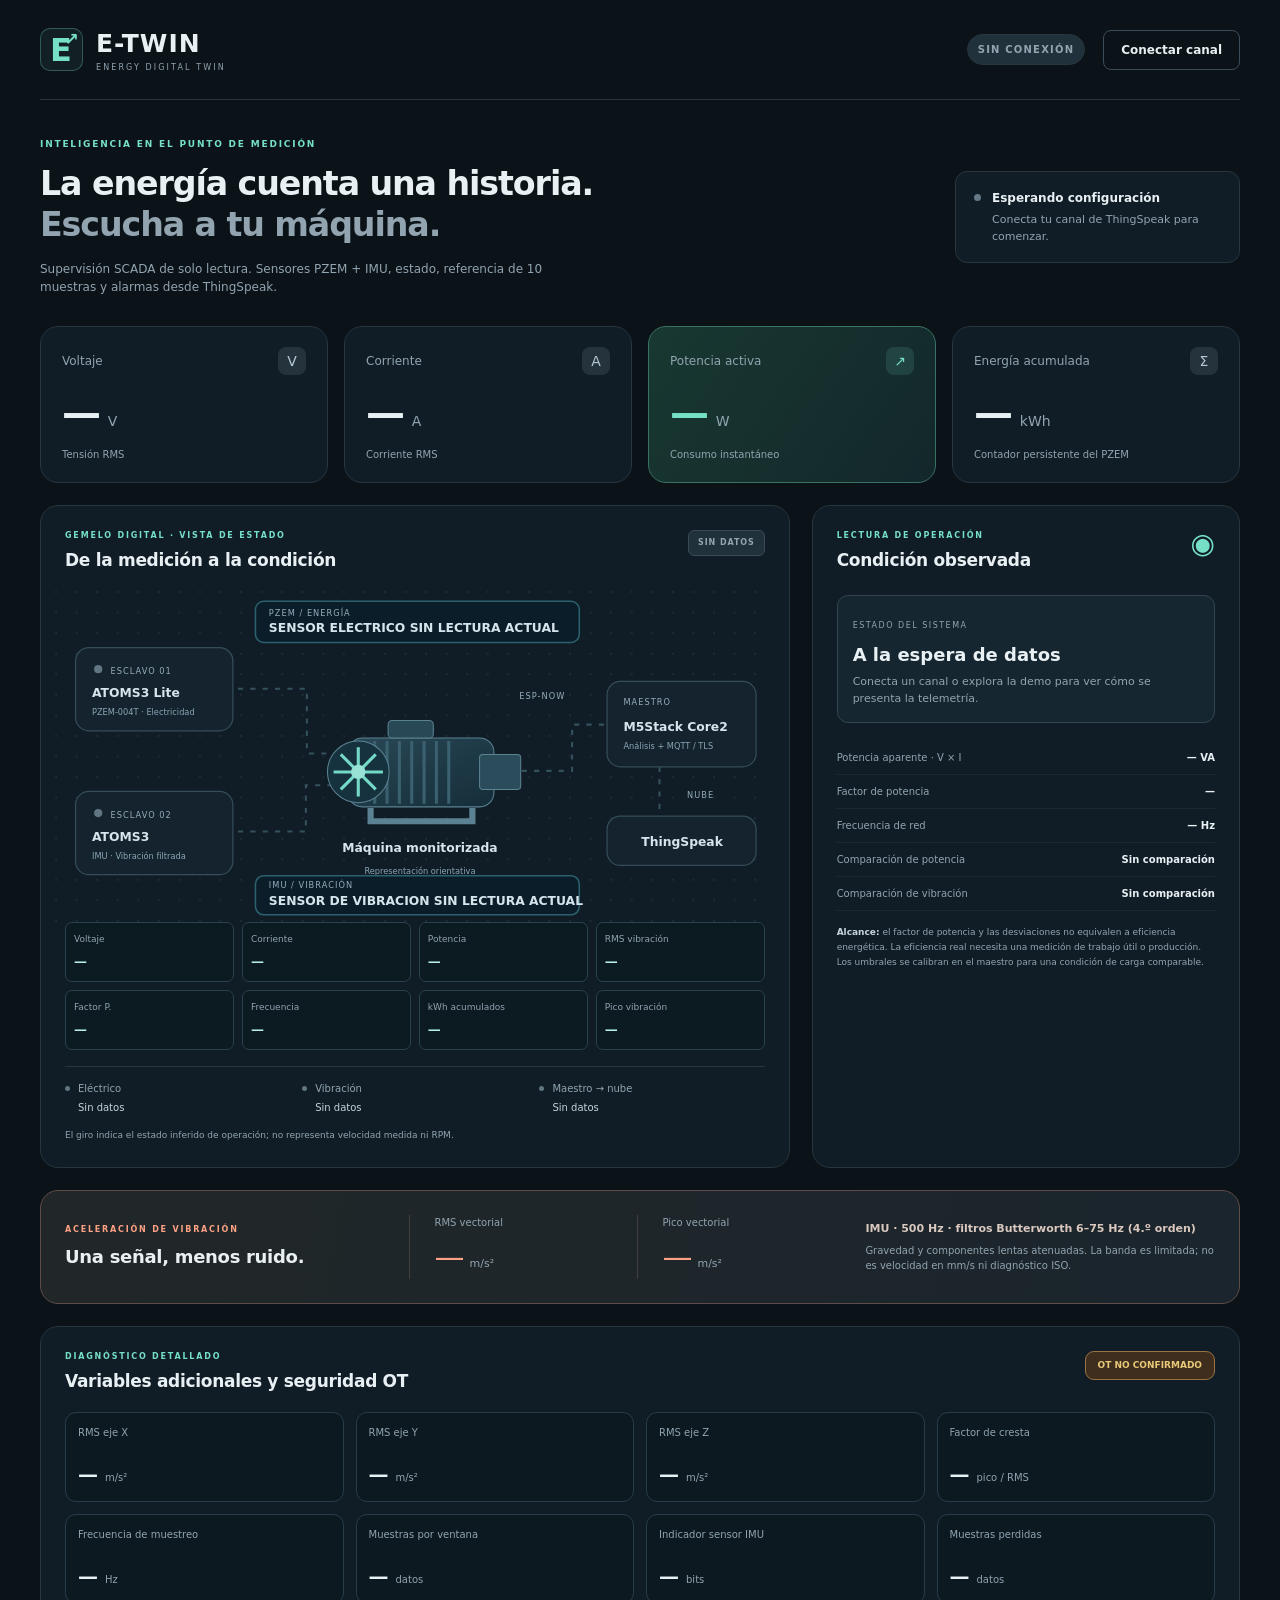
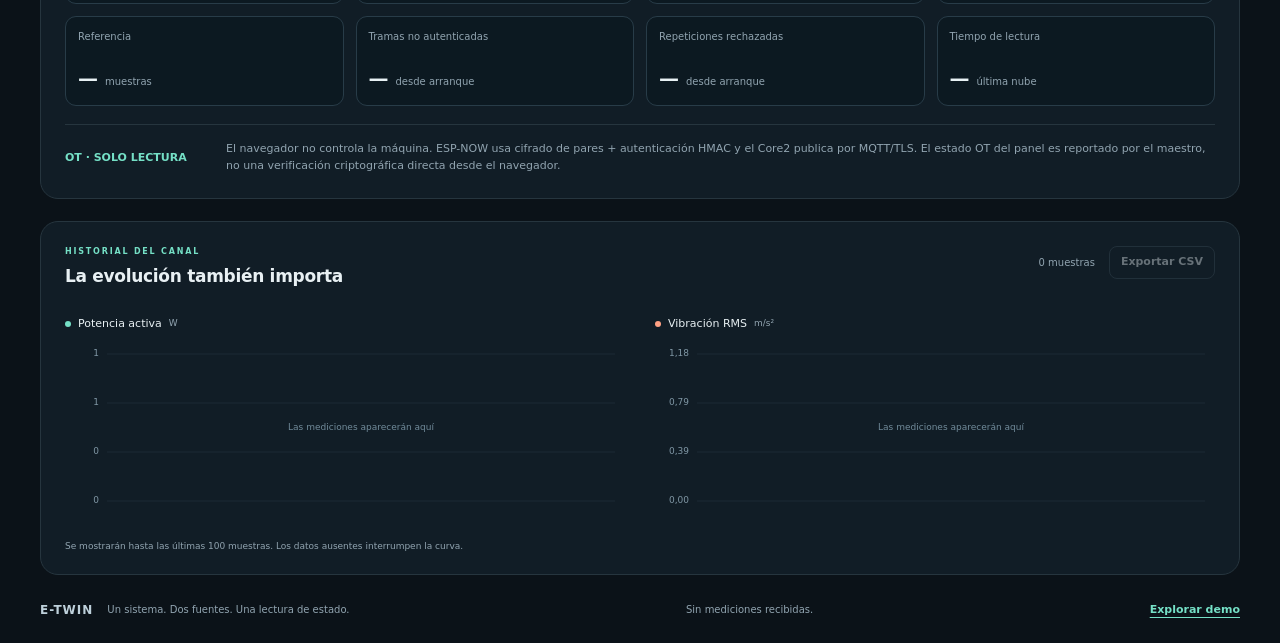
<file: web/index.html>
<!doctype html>
<html lang="es">
<head>
  <meta charset="utf-8">
  <meta name="viewport" content="width=device-width,initial-scale=1">
  <meta name="referrer" content="no-referrer">
  <title>E-TWIN · SCADA OT 2.0</title>
  <style>/* E-TWIN 2.0 — no external assets or libraries. */
:root{color-scheme:dark;--bg:#0b1218;--panel:#111d26;--panel-alt:#13212b;--line:#26353e;--text:#e8f0f3;--muted:#91a4b0;--mint:#75e0c6;--coral:#ffa184;--yellow:#e9c978;--red:#ff8589;--radius:18px;font-family:Inter,ui-sans-serif,system-ui,-apple-system,BlinkMacSystemFont,"Segoe UI",sans-serif;font-synthesis:none}
*{box-sizing:border-box}body{margin:0;background:var(--bg);color:var(--text);line-height:1.5}button,input{font:inherit}button{cursor:pointer}button:disabled{opacity:.4;cursor:default}button:focus-visible,input:focus-visible,a:focus-visible{outline:2px solid var(--mint);outline-offset:4px}button{touch-action:manipulation}a{color:inherit}p,h1,h2,h3{margin:0}svg{display:block;width:100%}[hidden]{display:none!important}.app{max-width:1496px;margin:auto;padding:0 40px 24px}.topbar{height:100px;display:flex;align-items:center;justify-content:space-between;border-bottom:1px solid var(--line);gap:20px}.brand{display:flex;align-items:center;text-decoration:none;gap:13px;font-size:25px;font-weight:760;letter-spacing:1px}.brand-icon{width:43px;height:43px;display:flex;align-items:center;justify-content:center;font-size:32px;line-height:1;border:1px solid #75e0c64d;border-radius:10px;background:#75e0c612;color:var(--mint);position:relative}.brand-icon span{font-size:17px;position:absolute;right:2px;top:2px}.brand small{font-size:8px;display:block;letter-spacing:2.1px;color:var(--muted);font-weight:500}.top-actions{display:flex;align-items:center;gap:18px}.mode-pill{font-size:10px;letter-spacing:1.2px;padding:7px 10px;background:#20313b;border:1px solid var(--line);border-radius:30px;font-weight:750;color:var(--muted)}.mode-pill.live{color:var(--mint);border-color:#75e0c644;background:#75e0c610}.mode-pill.demo{color:var(--coral);border-color:#ffa18444;background:#ffa18410}.button{padding:10px 17px;border-radius:8px;border:1px solid transparent;font-size:12px;font-weight:670;white-space:nowrap}.button.secondary{color:var(--text);border-color:#3b4d58;background:transparent}.button.secondary:hover{background:#1c2d38}.button.primary{background:var(--mint);color:#0b1918}.button.small{padding:7px 11px;font-size:11px}.hero{display:flex;justify-content:space-between;gap:30px;align-items:center;padding:38px 0 30px}.eyebrow{font-size:9px;letter-spacing:1.8px;font-weight:750;color:var(--mint);margin-bottom:11px}h1{font-size:clamp(24px,2.6vw,37px);line-height:1.24;font-weight:570;letter-spacing:-1.1px}h1 span{color:var(--muted)}.hero-copy{font-size:12px;color:var(--muted);max-width:530px;margin-top:15px}.connection-card{display:flex;align-items:flex-start;gap:11px;max-width:285px;padding:17px 18px;background:var(--panel);border-radius:12px;border:1px solid var(--line);font-size:11px}.connection-card strong{font-size:12px;font-weight:650}.connection-card p{color:var(--muted);margin-top:5px;font-size:11px}.connection-dot{width:7px;height:7px;border-radius:50%;background:#657886;flex-shrink:0;margin-top:5px}.connection-dot.online{background:var(--mint);box-shadow:0 0 0 4px #75e0c614}.connection-dot.warning{background:var(--yellow)}.connection-dot.error{background:var(--red)}.notice{padding:12px 17px;border-radius:10px;font-size:12px;margin-bottom:20px;display:flex;flex-wrap:wrap;gap:8px 18px;align-items:center}.demo-notice{background:#ffa18412;border:1px solid #ffa18455;color:#ffc3ad}.notice .text-button{margin-left:auto}.error-notice{color:#f6b1b4;background:#ff858910;border:1px solid #ff858944}.metrics{display:grid;grid-template-columns:repeat(4,minmax(0,1fr));gap:16px;margin-bottom:22px}.metric{padding:20px 21px;background:var(--panel);border:1px solid var(--line);border-radius:var(--radius)}.metric.featured{background:linear-gradient(125deg,#183831,#13272b);border-color:#387363}.metric-top{display:flex;justify-content:space-between;align-items:center;color:var(--muted);font-size:12px}.metric-symbol{width:28px;height:28px;display:grid;place-items:center;border-radius:8px;background:#25333d;color:#b6c8d3;font-size:14px}.featured .metric-symbol{background:#75e0c622;color:var(--mint)}.metric-value{font-size:clamp(25px,3.05vw,43px);font-weight:550;letter-spacing:-1.2px;line-height:1.3;margin:13px 0 8px;white-space:nowrap;font-variant-numeric:tabular-nums}.metric-value small{font-size:14px;color:var(--muted);margin-left:8px;font-weight:450;letter-spacing:0}.featured .metric-value{color:var(--mint)}.metric-note{font-size:10px;color:var(--muted)}.workspace{display:grid;grid-template-columns:minmax(0,1.75fr) minmax(275px,1fr);gap:22px;margin-bottom:22px}.panel{background:var(--panel);border:1px solid var(--line);border-radius:var(--radius);padding:24px}.panel-heading{display:flex;justify-content:space-between;align-items:flex-start;gap:14px}.panel-heading .eyebrow{margin-bottom:6px;font-size:8px}h2{font-size:17px;letter-spacing:-.3px;font-weight:560}.state-chip{white-space:nowrap;font-size:8px;font-weight:750;letter-spacing:.9px;background:#20313b;color:var(--muted);padding:6px 9px;border:1px solid #3a4a55;border-radius:6px}.state-chip.running{color:var(--mint);background:#75e0c612;border-color:#75e0c644}.state-chip.warning{color:var(--coral);background:#ffa18412;border-color:#ffa18444}.twin-drawing{margin:18px -10px 0}.wire{stroke:#34515e;stroke-width:2;fill:none;stroke-dasharray:5 7}.sensor-node rect,.master-node rect,.cloud-node rect{fill:#14232d;stroke:#344d59;stroke-width:1.2}.sensor-node circle{fill:#617683}.svg-small{font:8px ui-sans-serif,system-ui,sans-serif;fill:#95aebc;letter-spacing:1px}.svg-main{font:12px ui-sans-serif,system-ui,sans-serif;fill:#d6e5ec;font-weight:650}.svg-sub{font:8px ui-sans-serif,system-ui,sans-serif;fill:#8aa6b5}.twin-drawing.energy-ok .energy-node circle{fill:var(--mint)}.twin-drawing.vibration-ok .vibration-node circle{fill:var(--coral)}.twin-drawing.energy-ok .energy-wire{stroke:#75e0c6}.twin-drawing.vibration-ok .vibration-wire{stroke:var(--coral)}.twin-drawing.master-ok .master-wire{stroke:var(--mint)}.twin-drawing.machine-running .rotor{transform-box:fill-box;transform-origin:center;animation:rotate 2.8s linear infinite}.twin-drawing.machine-running .motor{filter:drop-shadow(0 0 14px #75e0c612)}@keyframes rotate{to{transform:rotate(360deg)}}.node-statuses{display:grid;grid-template-columns:repeat(3,minmax(0,1fr));gap:12px;padding-top:14px;border-top:1px solid var(--line)}.node-statuses>div{position:relative;padding-left:13px;font-size:10px;color:var(--muted)}.node-statuses strong{display:block;font-size:10px;color:#c4d4dc;font-weight:500;margin-top:4px}.node-indicator{position:absolute;left:0;top:5px;width:5px;height:5px;border-radius:50%;background:#607680}.node-indicator.ok{background:var(--mint)}.node-indicator.bad{background:var(--coral)}.caption{font-size:9px;color:var(--muted);margin-top:14px}.condition-icon{font-size:28px;line-height:1;color:var(--mint)}.assessment{border:1px solid #34454f;border-radius:11px;background:#162630;padding:15px;margin-top:22px}.assessment.warning{border-color:#bc8b5655;background:#382e241f}.assessment.alarm{border-color:#c9656955;background:#58303422}.assessment.good{border-color:#75e0c644;background:#75e0c60a}.assessment-label{font-size:8px;letter-spacing:1.5px;color:var(--muted)}.assessment h3{font-size:18px;font-weight:550;margin:6px 0}.assessment p{font-size:11px;color:var(--muted)}.analysis-list{margin:18px 0 14px;font-size:10px}.analysis-list>div{display:flex;justify-content:space-between;gap:15px;padding:9px 0;border-bottom:1px solid #26353e85}.analysis-list dt{color:var(--muted)}.analysis-list dd{margin:0;font-variant-numeric:tabular-nums;font-weight:600;white-space:nowrap;text-align:right}.technical-note{font-size:9px;color:var(--muted);line-height:1.65}.technical-note strong{color:#c6d5dc}.vibration-strip{display:grid;grid-template-columns:1.1fr .7fr .7fr 1.2fr;align-items:center;gap:24px;border:1px solid #5f4c48;background:linear-gradient(100deg,#212728,#1b252d);border-radius:var(--radius);padding:24px;margin-bottom:22px}.vibration-strip .eyebrow{color:var(--coral);font-size:8px;margin-bottom:7px}.vibration-strip h2{font-size:18px}.vibration-stat{border-left:1px solid #68595277;padding-left:24px}.vibration-stat>span{display:block;font-size:10px;color:var(--muted);margin-bottom:4px}.vibration-stat strong{font-size:30px;font-weight:500;letter-spacing:-1px;color:var(--coral);font-variant-numeric:tabular-nums}.vibration-stat small{font-size:11px;color:var(--muted);margin-left:6px}.vibration-context{font-size:10px;color:var(--muted)}.vibration-context strong{font-size:11px;color:#dac8bf;font-weight:600}.vibration-context p{margin-top:6px}.history-panel{padding-bottom:20px}.chart-actions{display:flex;gap:14px;align-items:center;font-size:10px;color:var(--muted)}.chart-grid{display:grid;grid-template-columns:1fr 1fr;gap:30px;margin-top:26px}.chart-block h3{font-size:11px;font-weight:500;display:flex;align-items:center;gap:7px}.chart-block h3 small{font-size:9px;color:var(--muted);font-weight:400}.legend{width:6px;height:6px;border-radius:50%;display:inline-block}.legend.mint{background:var(--mint)}.legend.coral{background:var(--coral)}.chart-wrap{height:180px;margin-top:14px;position:relative}canvas{width:100%;height:100%;display:block}.footer{display:flex;justify-content:space-between;align-items:center;gap:20px;margin-top:26px;font-size:10px;color:var(--muted)}.footer>div{display:flex;gap:14px;align-items:center}.footer strong{color:#bed0da;font-size:12px;letter-spacing:1px}.text-button{background:none;border:0;padding:0;color:var(--mint);font-size:11px;font-weight:550;text-decoration:underline;text-underline-offset:4px}.demo-notice .text-button{color:var(--coral)}dialog{width:min(490px,calc(100% - 30px));background:#12212c;color:var(--text);border:1px solid #425765;border-radius:18px;padding:28px;max-height:calc(100vh - 40px);overflow:auto;box-shadow:0 30px 100px #0008}dialog::backdrop{background:#030a10b8;backdrop-filter:blur(5px)}.dialog-heading{display:flex;align-items:flex-start;justify-content:space-between;gap:20px}.dialog-heading h2{font-size:22px}.dialog-heading .eyebrow{margin-bottom:6px}.close-button{background:none;color:var(--muted);border:0;font-size:26px;line-height:1;padding:0 4px}.dialog-copy{font-size:12px;color:var(--muted);margin:16px 0 22px}label{display:block;font-size:12px;margin:16px 0 7px}label span{display:block;font-size:10px;color:var(--muted);font-weight:400}input{width:100%;padding:11px 13px;border:1px solid #425764;background:#0c171f;color:var(--text);border-radius:8px;font-size:13px}input::placeholder{color:#67808e}.field-help{font-size:10px;color:var(--muted);margin-top:12px;line-height:1.7}.dialog-actions{display:flex;justify-content:space-between;gap:12px;margin-top:26px}.form-error{font-size:11px;color:var(--red);margin-top:12px}.data-stale .metric-value,.data-stale .vibration-stat strong{opacity:.55}
@media(min-width:1500px){.app{padding-left:32px;padding-right:32px}.hero{padding-top:44px;padding-bottom:35px}.twin-drawing{margin:18px 3px 0}.chart-wrap{height:200px}}
@media(max-width:1050px){.app{padding:0 24px 24px}.workspace{grid-template-columns:minmax(0,1.4fr) minmax(260px,1fr);gap:16px}.panel{padding:18px}.metrics{gap:12px}.metric{padding:16px}.vibration-strip{gap:16px;padding:21px}.vibration-stat{padding-left:16px}.vibration-context{font-size:9px}.node-statuses{gap:7px}.node-statuses>div,.node-statuses strong{font-size:9px}.connection-card{max-width:235px}.topbar{height:86px}}
@media(max-width:800px){.hero{padding:26px 0;align-items:flex-start}.hero-copy{max-width:370px}.connection-card{max-width:210px;margin-top:24px}.workspace{grid-template-columns:1fr}.twin-drawing{max-width:750px;margin:10px auto 0}.condition-panel{display:grid;grid-template-columns:1fr 1fr;column-gap:25px}.condition-panel .panel-heading{grid-column:1/-1}.assessment{margin-top:17px;align-self:start}.analysis-list{margin-top:10px}.technical-note{grid-column:1/-1}.vibration-strip{grid-template-columns:1fr .7fr .7fr}.vibration-context{grid-column:1/-1;border-top:1px solid #68595255;padding-top:13px;display:flex;gap:10px;align-items:center}.vibration-context p{margin:0}.footer>div span{display:none}.metric-value{font-size:29px}.metric-value small{font-size:11px}.metric-top{font-size:10px}.metric-symbol{width:23px;height:23px;font-size:12px}.metrics{gap:10px}.panel-heading .eyebrow{font-size:7px}}
@media(max-width:600px){.app{padding:0 15px 20px}.topbar{height:76px;gap:10px}.brand{font-size:21px;gap:9px}.brand-icon{width:35px;height:35px;font-size:26px}.brand small{font-size:6px;letter-spacing:1.6px}.top-actions{gap:7px}.top-actions .mode-pill{font-size:7px;letter-spacing:.5px;padding:5px 6px}.top-actions .button{padding:8px 9px;font-size:10px}.hero{display:block;padding:24px 0 20px}.hero h1{font-size:28px}.hero .eyebrow{font-size:7px}.hero-copy{font-size:11px}.connection-card{max-width:none;margin-top:18px;padding:11px 14px}.connection-card p{margin-top:2px;font-size:10px}.metrics{grid-template-columns:repeat(2,minmax(0,1fr));gap:10px;margin-bottom:16px}.metric{padding:15px;border-radius:13px}.metric-value{font-size:32px;margin-top:12px}.metric-note{font-size:9px}.workspace{gap:16px;margin-bottom:16px}.panel{padding:17px;border-radius:14px}h2{font-size:15px}.state-chip{font-size:7px;padding:5px 6px}.twin-drawing{margin-left:-12px;margin-right:-12px}.node-statuses{gap:7px}.node-statuses>div,.node-statuses strong{font-size:8px}.condition-panel{display:block}.condition-panel .assessment{margin-top:18px}.analysis-list{font-size:11px}.technical-note{font-size:9px}.vibration-strip{grid-template-columns:1fr 1fr;gap:19px 10px;padding:18px;margin-bottom:16px}.vibration-strip>div:first-child{grid-column:1/-1}.vibration-strip h2{font-size:19px}.vibration-stat{padding-left:13px}.vibration-stat strong{font-size:32px}.vibration-context{display:block;font-size:10px}.vibration-context p{margin-top:4px}.chart-grid{grid-template-columns:1fr;gap:23px;margin-top:22px}.chart-wrap{height:165px}.chart-actions{gap:7px;flex-direction:column;align-items:flex-end}.chart-actions .button{font-size:9px;padding:5px 7px}.history-panel .panel-heading h2{max-width:200px}.caption{font-size:8px}.footer{font-size:8px;gap:10px;flex-wrap:wrap}.footer p{order:3;width:100%}.footer .text-button{margin-left:auto;font-size:10px}.notice{font-size:10px}.notice .text-button{margin-left:0}dialog{padding:22px}.dialog-heading h2{font-size:20px}.dialog-actions .button{font-size:10px;padding:9px 11px}}
@media(prefers-reduced-motion:reduce){.twin-drawing.machine-running .rotor{animation:none}}

/* SCADA 2.0: flujo, indicadores, informacion de sensores y autentificacion OT */
.twin-drawing .instrument{fill:#0b1d29;stroke:#2c6170;stroke-width:1.5}
.twin-drawing .scada-readouts{pointer-events:none}
.energy-particle,.vib-particle{opacity:0}
.twin-drawing.energy-ok .energy-wire,.twin-drawing.vibration-ok .vibration-wire,
.twin-drawing.master-ok .master-wire{stroke-dasharray:7 10;animation:scada-flow 1.4s linear infinite}
.twin-drawing.energy-ok .energy-particle{opacity:.9;animation:flow-electric 2.8s ease-in-out infinite alternate}
.twin-drawing.vibration-ok .vib-particle{opacity:.85;animation:flow-vibration 2.4s ease-in-out infinite alternate}
.twin-drawing.machine-alarm .motor{animation:motor-alarm .7s ease-in-out infinite alternate}
.twin-drawing.machine-running .motor{filter:drop-shadow(0 0 16px #75e0c636)}
@keyframes scada-flow{to{stroke-dashoffset:-34}}
@keyframes flow-electric{to{transform:translate(112px,65px)}}
@keyframes flow-vibration{to{transform:translate(112px,-60px)}}
@keyframes motor-alarm{to{filter:drop-shadow(0 0 14px #ff8589a6)}}
.scada-live-board{display:grid;grid-template-columns:repeat(4,minmax(0,1fr));gap:8px;margin:0 0 16px}
.scada-live-board>div{background:#0c1a22;border:1px solid #29434d;border-radius:7px;padding:10px 8px;min-width:0}
.scada-live-board span{display:block;font-size:9px;color:var(--muted);margin-bottom:5px}
.scada-live-board strong{display:block;font-size:13px;color:#b7f0e4;font-variant-numeric:tabular-nums;white-space:nowrap;overflow:hidden;text-overflow:ellipsis}
.telemetry-panel{margin:0 0 22px}
.telemetry-grid{display:grid;grid-template-columns:repeat(4,minmax(0,1fr));gap:12px;margin-top:18px}
.telemetry-grid>div{background:#0c1921;border:1px solid #283c48;border-radius:11px;padding:12px}
.telemetry-grid span{display:block;color:var(--muted);font-size:10px;min-height:29px}
.telemetry-grid strong{display:inline-block;color:#e8f1f4;font-size:20px;font-variant-numeric:tabular-nums;font-weight:600;margin-top:5px}
.telemetry-grid small{display:inline-block;color:var(--muted);font-size:10px;margin-left:7px}
.security-pill{background:#3f2d1d;color:#e9c978;border:1px solid #9a7345;border-radius:9px;padding:7px 12px;font-size:9px;font-weight:700}
.security-pill.protected{background:#153a31;color:#8ee8cf;border-color:#2b7461}
.ot-policy{display:flex;gap:18px;align-items:center;border-top:1px solid var(--line);margin-top:18px;padding-top:16px;font-size:11px;color:var(--muted)}
.ot-policy strong{color:var(--mint);min-width:143px}
@media(max-width:1000px){.telemetry-grid{grid-template-columns:repeat(3,minmax(0,1fr))}}
@media(max-width:700px){.scada-live-board{grid-template-columns:repeat(2,minmax(0,1fr))}.telemetry-grid{grid-template-columns:repeat(2,minmax(0,1fr))}.ot-policy{display:block}.ot-policy strong{display:block;margin-bottom:9px}.scada-live-board strong{font-size:12px}}
@media(max-width:370px){.telemetry-grid{grid-template-columns:1fr}}
@media(prefers-reduced-motion:reduce){.twin-drawing .wire,.energy-particle,.vib-particle,.twin-drawing.machine-alarm .motor{animation:none!important}}
</style>
</head>
<body>
<main class="app">
  <header class="topbar">
    <a class="brand" href="#inicio" aria-label="E-TWIN inicio"><span class="brand-icon" aria-hidden="true">E<span>↗</span></span><span>E-TWIN<small>ENERGY DIGITAL TWIN</small></span></a>
    <div class="top-actions"><span class="mode-pill" id="mode-pill">SIN CONEXIÓN</span><button class="button secondary" id="configure-button" type="button">Conectar canal</button></div>
  </header>

  <section class="hero" id="inicio">
    <div><p class="eyebrow">INTELIGENCIA EN EL PUNTO DE MEDICIÓN</p><h1>La energía cuenta una historia.<br><span>Escucha a tu máquina.</span></h1><p class="hero-copy">Supervisión SCADA de solo lectura. Sensores PZEM + IMU, estado, referencia de 10 muestras y alarmas desde ThingSpeak.</p></div>
    <div class="connection-card"><span class="connection-dot" id="connection-dot"></span><div><strong id="connection-title">Esperando configuración</strong><p id="connection-detail">Conecta tu canal de ThingSpeak para comenzar.</p></div></div>
  </section>

  <section id="demo-notice" class="notice demo-notice" hidden><strong>DEMOSTRACIÓN · DATOS SIMULADOS</strong><span>Esta vista no representa mediciones de tus equipos.</span><button type="button" id="stop-demo" class="text-button">Salir de la demo</button></section>
  <section id="error-notice" class="notice error-notice" role="status" hidden></section>

  <section class="metrics" aria-label="Mediciones eléctricas principales">
    <article class="metric"><div class="metric-top"><span>Voltaje</span><span class="metric-symbol">V</span></div><p class="metric-value"><span id="voltage-value">—</span><small>V</small></p><p class="metric-note">Tensión RMS</p></article>
    <article class="metric"><div class="metric-top"><span>Corriente</span><span class="metric-symbol">A</span></div><p class="metric-value"><span id="current-value">—</span><small>A</small></p><p class="metric-note">Corriente RMS</p></article>
    <article class="metric featured"><div class="metric-top"><span>Potencia activa</span><span class="metric-symbol">↗</span></div><p class="metric-value"><span id="power-value">—</span><small>W</small></p><p class="metric-note">Consumo instantáneo</p></article>
    <article class="metric"><div class="metric-top"><span>Energía acumulada</span><span class="metric-symbol">Σ</span></div><p class="metric-value"><span id="energy-value">—</span><small>kWh</small></p><p class="metric-note">Contador persistente del PZEM</p></article>
  </section>

  <section class="workspace">
    <article class="panel twin-panel">
      <div class="panel-heading"><div><p class="eyebrow">GEMELO DIGITAL · VISTA DE ESTADO</p><h2>De la medición a la condición</h2></div><span class="state-chip" id="machine-state">SIN DATOS</span></div>
      <div class="twin-drawing" id="twin-drawing">
        <svg viewBox="0 0 700 322" role="img" aria-labelledby="twin-title twin-desc">
          <title id="twin-title">Sistema E-TWIN</title><desc id="twin-desc">El sensor eléctrico y el sensor de vibración observan una máquina. El maestro Core2 recibe ambos por ESP-NOW y publica la telemetría en ThingSpeak.</desc>
          <defs><linearGradient id="motor-gradient" x1="0" y1="0" x2="1" y2="1"><stop offset="0" stop-color="#294856"/><stop offset="1" stop-color="#152d39"/></linearGradient><pattern id="dot-grid" width="20" height="20" patternUnits="userSpaceOnUse"><circle cx="1" cy="1" r="1" fill="#31414b"/></pattern></defs>
          <rect width="700" height="322" fill="url(#dot-grid)" opacity=".5"/>
          <path d="M166 95 H245 V158 H290" class="wire energy-wire"/>
          <path d="M166 234 H244 V189 H290" class="wire vibration-wire"/>
          <path d="M430 175 H503 V130 H542" class="wire master-wire"/>
          <path d="M588 171 V219" class="wire master-wire"/>
          <g class="sensor-node energy-node"><rect x="20" y="55" width="153" height="81" rx="13"/><circle cx="42" cy="76" r="4"/><text x="54" y="81" class="svg-small">ESCLAVO 01</text><text x="36" y="103" class="svg-main">ATOMS3 Lite</text><text x="36" y="121" class="svg-sub">PZEM-004T · Electricidad</text></g>
          <g class="sensor-node vibration-node"><rect x="20" y="195" width="153" height="81" rx="13"/><circle cx="42" cy="216" r="4"/><text x="54" y="221" class="svg-small">ESCLAVO 02</text><text x="36" y="243" class="svg-main">ATOMS3</text><text x="36" y="261" class="svg-sub">IMU · Vibración filtrada</text></g>
          <g class="motor"><rect x="285" y="143" width="142" height="67" rx="14" fill="url(#motor-gradient)" stroke="#5a8292"/><rect x="413" y="159" width="40" height="34" rx="3" fill="#2b4c5b" stroke="#5a8292"/><path d="M311 146 V207 M323 146 V207 M335 146 V207 M347 146 V207 M359 146 V207 M371 146 V207 M383 146 V207" stroke="#3b6171" stroke-width="3"/><circle cx="295" cy="176" r="30" fill="#17323f" stroke="#5a8292"/><g class="rotor"><path d="M295 152 V200 M271 176 H319 M278 159 L312 193 M278 193 L312 159" stroke="#72dac7" stroke-width="3"/><circle cx="295" cy="176" r="7" fill="#98e2d5"/></g><path d="M307 211 V224 H406 V211" fill="none" stroke="#5a8292" stroke-width="6"/><rect x="324" y="126" width="44" height="17" rx="4" fill="#294856" stroke="#5a8292"/><text x="355" y="254" text-anchor="middle" class="svg-main">Máquina monitorizada</text><text x="355" y="275" text-anchor="middle" class="svg-sub">Representación orientativa</text></g>
          <g class="master-node"><rect x="537" y="88" width="145" height="83" rx="13"/><text x="553" y="111" class="svg-small">MAESTRO</text><text x="553" y="136" class="svg-main">M5Stack Core2</text><text x="553" y="154" class="svg-sub">Análisis + MQTT / TLS</text></g>
          <g class="cloud-node"><rect x="537" y="219" width="145" height="48" rx="13"/><text x="610" y="248" text-anchor="middle" class="svg-main">ThingSpeak</text></g>
          <text x="474" y="105" text-anchor="middle" class="svg-small">ESP-NOW</text><text x="628" y="201" text-anchor="middle" class="svg-small">NUBE</text>
          <g class="scada-readouts">
            <rect x="195" y="10" width="315" height="40" rx="8" class="instrument"/>
            <text x="208" y="24" class="svg-small">PZEM / ENERGÍA</text>
            <text x="208" y="40" class="svg-main" id="scada-electric-line">— V  ·  — A  ·  — W</text>
            <rect x="195" y="277" width="315" height="38" rx="8" class="instrument"/>
            <text x="208" y="289" class="svg-small">IMU / VIBRACIÓN</text>
            <text x="208" y="305" class="svg-main" id="scada-vibration-line">— RMS  ·  — pico</text>
          </g>
          <g class="energy-particle"><circle r="5" cx="175" cy="95" fill="#7de1c7"/></g>
          <g class="vib-particle"><circle r="5" cx="175" cy="234" fill="#ffa184"/></g>
        </svg>
      </div>
      <div class="scada-live-board" aria-label="Lecturas instantáneas en el proceso">
        <div><span>Voltaje</span><strong id="scada-voltage">—</strong></div>
        <div><span>Corriente</span><strong id="scada-current">—</strong></div>
        <div><span>Potencia</span><strong id="scada-power">—</strong></div>
        <div><span>RMS vibración</span><strong id="scada-rms">—</strong></div>
        <div><span>Factor P.</span><strong id="scada-pf">—</strong></div>
        <div><span>Frecuencia</span><strong id="scada-hz">—</strong></div>
        <div><span>kWh acumulados</span><strong id="scada-kwh">—</strong></div>
        <div><span>Pico vibración</span><strong id="scada-peak">—</strong></div>
      </div>
      <div class="node-statuses"><div><span class="node-indicator" id="energy-indicator"></span><span>Eléctrico</span><strong id="energy-status">Sin datos</strong></div><div><span class="node-indicator" id="vibration-indicator"></span><span>Vibración</span><strong id="vibration-status">Sin datos</strong></div><div><span class="node-indicator" id="master-indicator"></span><span>Maestro → nube</span><strong id="master-status">Sin datos</strong></div></div>
      <p class="caption">El giro indica el estado inferido de operación; no representa velocidad medida ni RPM.</p>
    </article>

    <article class="panel condition-panel"><div class="panel-heading"><div><p class="eyebrow">LECTURA DE OPERACIÓN</p><h2>Condición observada</h2></div><span class="condition-icon" aria-hidden="true">◉</span></div>
      <div class="assessment" id="assessment"><span class="assessment-label">ESTADO DEL SISTEMA</span><h3 id="assessment-title">A la espera de datos</h3><p id="assessment-copy">Conecta un canal o explora la demo para ver cómo se presenta la telemetría.</p></div>
      <dl class="analysis-list"><div><dt>Potencia aparente · V × I</dt><dd id="apparent-value">— VA</dd></div><div><dt>Factor de potencia</dt><dd id="pf-value">—</dd></div><div><dt>Frecuencia de red</dt><dd id="frequency-value">— Hz</dd></div><div><dt>Comparación de potencia</dt><dd id="relative-power-value">—</dd></div><div><dt>Comparación de vibración</dt><dd id="relative-vibration-value">—</dd></div></dl>
      <p class="technical-note"><strong>Alcance:</strong> el factor de potencia y las desviaciones no equivalen a eficiencia energética. La eficiencia real necesita una medición de trabajo útil o producción. Los umbrales se calibran en el maestro para una condición de carga comparable.</p>
    </article>
  </section>

  <section class="vibration-strip" aria-label="Vibración filtrada"><div><p class="eyebrow">ACELERACIÓN DE VIBRACIÓN</p><h2>Una señal, menos ruido.</h2></div><div class="vibration-stat"><span>RMS vectorial</span><strong id="vib-rms-value">—</strong><small>m/s²</small></div><div class="vibration-stat"><span>Pico vectorial</span><strong id="vib-peak-value">—</strong><small>m/s²</small></div><div class="vibration-context"><strong>IMU · 500 Hz · filtros Butterworth 6–75 Hz (4.º orden)</strong><p>Gravedad y componentes lentas atenuadas. La banda es limitada; no es velocidad en mm/s ni diagnóstico ISO.</p></div></section>

  <section class="panel telemetry-panel" aria-label="Diagnóstico y medidas complementarias">
    <div class="panel-heading"><div><p class="eyebrow">DIAGNÓSTICO DETALLADO</p><h2>Variables adicionales y seguridad OT</h2></div><span class="security-pill" id="security-status">SIN DATOS OT</span></div>
    <div class="telemetry-grid">
      <div><span>RMS eje X</span><strong id="axis-x">—</strong><small>m/s²</small></div>
      <div><span>RMS eje Y</span><strong id="axis-y">—</strong><small>m/s²</small></div>
      <div><span>RMS eje Z</span><strong id="axis-z">—</strong><small>m/s²</small></div>
      <div><span>Factor de cresta</span><strong id="crest-value">—</strong><small>pico / RMS</small></div>
      <div><span>Frecuencia de muestreo</span><strong id="sample-rate">—</strong><small>Hz</small></div>
      <div><span>Muestras por ventana</span><strong id="window-samples">—</strong><small>datos</small></div>
      <div><span>Indicador sensor IMU</span><strong id="vib-flags">—</strong><small>bits</small></div>
      <div><span>Muestras perdidas</span><strong id="missed-samples">—</strong><small>datos</small></div>
      <div><span>Referencia</span><strong id="reference-progress">—</strong><small>muestras</small></div>
      <div><span>Tramas no autenticadas</span><strong id="rejected-auth">—</strong><small>desde arranque</small></div>
      <div><span>Repeticiones rechazadas</span><strong id="rejected-replay">—</strong><small>desde arranque</small></div>
      <div><span>Tiempo de lectura</span><strong id="data-lag">—</strong><small>última nube</small></div>
    </div>
    <div class="ot-policy"><strong>OT · SOLO LECTURA</strong><span>El navegador no controla la máquina. ESP-NOW usa cifrado de pares + autenticación HMAC y el Core2 publica por MQTT/TLS. El estado OT del panel es reportado por el maestro, no una verificación criptográfica directa desde el navegador.</span></div>
  </section>

  <section class="panel history-panel"><div class="panel-heading"><div><p class="eyebrow">HISTORIAL DEL CANAL</p><h2>La evolución también importa</h2></div><div class="chart-actions"><span id="history-count">0 muestras</span><button class="button secondary small" id="export-button" type="button" disabled>Exportar CSV</button></div></div><div class="chart-grid"><div class="chart-block"><h3><span class="legend mint"></span>Potencia activa <small>W</small></h3><div class="chart-wrap"><canvas id="power-chart" aria-label="Histórico de potencia activa en vatios" role="img"></canvas></div></div><div class="chart-block"><h3><span class="legend coral"></span>Vibración RMS <small>m/s²</small></h3><div class="chart-wrap"><canvas id="vibration-chart" aria-label="Histórico de aceleración RMS de vibración" role="img"></canvas></div></div></div><p class="caption" id="history-caption">Se mostrarán hasta las últimas 100 muestras. Los datos ausentes interrumpen la curva.</p></section>

  <footer class="footer"><div><strong>E-TWIN</strong><span>Un sistema. Dos fuentes. Una lectura de estado.</span></div><p id="last-update">Sin mediciones recibidas.</p><button type="button" class="text-button" id="demo-button">Explorar demo</button></footer>
</main>

<dialog id="config-dialog" aria-labelledby="config-title"><form id="config-form"><div class="dialog-heading"><div><p class="eyebrow">ORIGEN DE LOS DATOS</p><h2 id="config-title">Conectar a ThingSpeak</h2></div><button class="close-button" id="close-dialog" type="button" aria-label="Cerrar configuración">×</button></div><p class="dialog-copy">Introduce el canal que recibe las publicaciones MQTT del Core2.</p><label for="channel-input">Channel ID</label><input id="channel-input" name="channel" type="text" inputmode="numeric" pattern="[1-9][0-9]*" placeholder="Ej. 1234567" required autocomplete="off"><label for="key-input">Read API Key <span>Solo si el canal es privado</span></label><input id="key-input" name="key" type="password" placeholder="Clave de lectura del canal" autocomplete="off" spellcheck="false"><p class="field-help">La clave de lectura se conserva únicamente en memoria hasta cerrar o recargar esta página. No introduzcas claves de escritura ni credenciales MQTT.</p><p class="field-help">Consulta cada 20 segundos. La vista identifica como antigua una muestra con más de 65 segundos. Los datos de nube son instantáneas del último intervalo publicado.</p><div class="form-error" id="form-error" role="alert"></div><div class="dialog-actions"><button class="button secondary" id="reset-button" type="button">Borrar configuración</button><button class="button primary" type="submit">Conectar canal</button></div></form></dialog>
<script>/* E-TWIN 2.0 OT. Contrato: docs/DATA_CONTRACT.md.
 * Pegar este archivo completo en JavaScript del plugin.
 * No almacena claves. No publica ni escribe datos en ThingSpeak.
 * Estado de nube = instantánea. e/v son validez al publicar, no un latido actual.
 */
(function () {
  "use strict";

  const POLL_MS = 20000;
  const STALE_MS = 65000;
  const MAX_GAP_MS = 32000;
  const STATES = Object.freeze({ WAIT: "SIN LECTURA", STOP: "BAJO UMBRAL", RUN: "OPERANDO", WARN: "ADVERTENCIA", ALARM: "ALARMA", PARTIAL: "PARCIAL", BASE: "REFERENCIA" });
  const KEYS = new Set(["ver", "state", "e", "v", "ea", "va", "alarm", "ref", "dp", "vr", "boot", "seq", "vf", "run", "ot", "rc", "ct", "vx", "vy", "vz", "cf", "fs", "ns", "mi", "rj", "rp"]);

  function finiteNumber(value) {
    if (typeof value === "number") return Number.isFinite(value) ? value : null;
    if (typeof value !== "string" || !/^[+-]?(?:\d+(?:\.\d*)?|\.\d+)(?:e[+-]?\d+)?$/i.test(value.trim())) return null;
    const parsed = Number(value);
    return Number.isFinite(parsed) ? parsed : null;
  }

  function parseStatus(raw) {
    const out = Object.create(null);
    if (typeof raw !== "string" || raw.length > 1024) return out;
    for (const part of raw.split(";")) {
      const split = part.indexOf("=");
      if (split <= 0) continue;
      const key = part.slice(0, split).trim();
      const value = part.slice(split + 1).trim();
      if (!KEYS.has(key)) continue;
      out[key] = key === "state" ? value : finiteNumber(value);
    }
    return out;
  }

  function parseFeed(raw) {
    if (!raw || typeof raw !== "object") return null;
    const time = Date.parse(raw.created_at);
    if (!Number.isFinite(time)) return null;
    const status = parseStatus(raw.status);
    const metaValid = status.ver === 2 && Object.prototype.hasOwnProperty.call(STATES, status.state) &&
      (status.e === 0 || status.e === 1) && (status.v === 0 || status.v === 1) &&
      (status.ref === 0 || status.ref === 1) && Number.isInteger(status.alarm) && status.alarm >= 0 && status.alarm <= 63 && (status.run === 0 || status.run === 1) && (status.ot === 0 || status.ot === 1);
    const values = Array.from({ length: 8 }, (_, i) => {
      const value = finiteNumber(raw["field" + (i + 1)]);
      return value !== null && value >= 0 && (i !== 5 || value <= 1) ? value : null;
    });
    const energyValid = metaValid && status.e === 1 && values.slice(0, 6).every(x => x !== null);
    const vibrationValid = metaValid && status.v === 1 && values[6] !== null && values[7] !== null && values[7] + 1e-5 >= values[6];
    if (!energyValid) values.fill(null, 0, 6);
    if (!vibrationValid) values.fill(null, 6, 8);
    return { time, entryId: finiteNumber(raw.entry_id), status, metaValid, energyValid, vibrationValid, values };
  }

  function normalizeFeeds(feeds) {
    if (!Array.isArray(feeds)) return [];
    return feeds.slice(-100).map(parseFeed).filter(Boolean).sort((a, b) => a.time - b.time || (a.entryId || 0) - (b.entryId || 0));
  }

  function freshness(sample, now) {
    if (!sample) return { fresh: false, age: null, energyAge: null, vibrationAge: null, future: false };
    const difference = now - sample.time;
    const age = Math.max(0, difference);
    const nodeAge = value => value !== null && Number.isFinite(value) && value >= 0 ? value + age : null;
    return { fresh: difference >= -15000 && difference <= STALE_MS, age, energyAge: nodeAge(sample.status.ea), vibrationAge: nodeAge(sample.status.va), future: difference < -15000 };
  }

  function segments(samples, index) {
    const result = [];
    let current = [];
    let previous = null;
    for (const sample of samples) {
      const value = sample.values[index];
      if (value === null || (previous !== null && sample.time - previous > MAX_GAP_MS)) {
        if (current.length) result.push(current);
        current = [];
      }
      if (value !== null) current.push({ time: sample.time, value });
      previous = sample.time;
    }
    if (current.length) result.push(current);
    return result;
  }

  function csvCell(value) {
    if (value === null || value === undefined) return "";
    let text = String(value);
    if (/^[=+@\t\r]/.test(text) || /^-\D/.test(text)) text = "'" + text;
    return '"' + text.replace(/"/g, '""') + '"';
  }

  // Export only the pure data functions when run by the included Node checks.
  if (typeof module !== "undefined" && module.exports) module.exports = { finiteNumber, parseStatus, parseFeed, normalizeFeeds, freshness, segments, csvCell, STALE_MS };
  if (typeof window === "undefined" || typeof document === "undefined") return;

  const byId = id => document.getElementById(id);
  const text = (id, value) => { byId(id).textContent = value; };
  const format = (value, decimals) => value === null || value === undefined || !Number.isFinite(value) ? "—" : value.toLocaleString("es-EC", { minimumFractionDigits: decimals, maximumFractionDigits: decimals });
  const ageLabel = milliseconds => milliseconds === null ? "sin recepción" : milliseconds < 60000 ? Math.floor(milliseconds / 1000) + " s" : Math.floor(milliseconds / 60000) + " min " + Math.floor(milliseconds % 60000 / 1000) + " s";
  const localTime = time => new Date(time).toLocaleString("es-EC", { day: "2-digit", month: "short", hour: "2-digit", minute: "2-digit", second: "2-digit" });
  const storageKey = "etwin.channel.v1";
  let channel = "";
  let readKey = "";
  let mode = "idle";
  let history = [];
  let networkError = "";
  let pending = null;
  let requestGeneration = 0;
  let busy = false;
  let pollTimer = null;
  let demoTimer = null;
  let demoSequence = 100;
  let lastChartsSignature = "";

  try { const saved = window.localStorage.getItem(storageKey); if (/^[1-9]\d{0,11}$/.test(saved || "")) channel = saved; } catch (_) { /* sandboxed iframe can deny storage */ }

  function setIndicator(id, state) { byId(id).className = "node-indicator" + (state === true ? " ok" : state === false ? " bad" : ""); }
  function setAssessment(title, description, style) { text("assessment-title", title); text("assessment-copy", description); byId("assessment").className = "assessment" + (style ? " " + style : ""); }

  function alarmDescription(mask) {
    const labels = [];
    if (mask & 1) labels.push("tensión fuera del rango configurado");
    if (mask & 2) labels.push("factor de potencia bajo");
    if (mask & 4) labels.push("potencia desviada respecto a referencia");
    if (mask & 8) labels.push("vibración elevada respecto a referencia");
    if (mask & 16) labels.push("límite absoluto de vibración superado");
    if (mask & 32) labels.push("parámetros de máquina pendientes de configurar");
    return labels.length ? labels.join("; ") + "." : "Sin umbrales activados en la última publicación.";
  }

  function render() {
    const sample = history.length ? history[history.length - 1] : null;
    const fresh = freshness(sample, Date.now());
    const stale = sample && !fresh.fresh;
    const values = sample ? sample.values : Array(8).fill(null);
    const metadata = sample && sample.metaValid;
    const state = metadata ? sample.status.state : "WAIT";
    const energy = sample ? sample.energyValid : false;
    const vibration = sample ? sample.vibrationValid : false;
    const incomplete = metadata && ((sample.status.e === 1 && !energy) || (sample.status.v === 1 && !vibration));
    const connected = sample && fresh.fresh && !networkError;
    document.body.classList.toggle("data-stale", Boolean(stale || networkError));
    byId("demo-notice").hidden = mode !== "demo";
    byId("mode-pill").className = "mode-pill" + (mode === "demo" ? " demo" : connected ? " live" : "");
    text("mode-pill", mode === "demo" ? "DEMO · SIMULACIÓN" : connected ? "DATOS DEL CANAL" : mode === "live" ? "CANAL REAL" : "SIN CONEXIÓN");
    text("configure-button", channel && mode === "live" ? "Canal " + channel : "Conectar canal");
    byId("error-notice").hidden = !networkError;
    text("error-notice", networkError);
    byId("connection-dot").className = "connection-dot" + (connected ? " online" : stale ? " warning" : networkError ? " error" : "");
    if (mode === "demo") {
      text("connection-title", "Demostración local");
      text("connection-detail", "Mediciones simuladas. No hay conexión con tus nodos.");
    } else if (networkError) {
      text("connection-title", "No se pudo consultar el canal");
      text("connection-detail", sample ? "La última lectura se conserva con su antigüedad." : "Revisa el canal, la clave de lectura y la conexión.");
    } else if (stale) {
      text("connection-title", fresh.future ? "Revisar reloj del dispositivo" : "Telemetría antigua");
      text("connection-detail", fresh.future ? "El canal tiene una fecha futura respecto a este navegador." : "Última publicación hace " + ageLabel(fresh.age) + ".");
    } else if (sample) {
      text("connection-title", "Última instantánea recibida");
      text("connection-detail", "Antigüedad " + ageLabel(fresh.age) + " · consulta cada 20 s.");
    } else {
      text("connection-title", busy ? "Consultando ThingSpeak…" : mode === "live" ? "Canal sin muestras" : "Esperando configuración");
      text("connection-detail", mode === "live" ? "Esperando la primera publicación del maestro." : "Conecta tu canal de ThingSpeak para comenzar.");
    }

    [["voltage-value", 0, 1], ["current-value", 1, 3], ["power-value", 2, 1], ["energy-value", 3, 3], ["vib-rms-value", 6, 3], ["vib-peak-value", 7, 3]].forEach(item => text(item[0], format(values[item[1]], item[2])));
    text("pf-value", format(values[5], 2));
    text("frequency-value", format(values[4], 1) + " Hz");
    text("apparent-value", format(energy ? values[0] * values[1] : null, 1) + " VA");
    const dp = metadata && energy && sample.status.ref === 1 ? sample.status.dp : null;
    const vr = metadata && vibration && sample.status.ref === 1 ? sample.status.vr : null;
    text("relative-power-value", dp === null || dp === undefined ? "Sin comparación" : (dp > 0 ? "+" : "") + format(dp, 1) + " %");
    text("relative-vibration-value", vr === null || vr === undefined ? "Sin comparación" : format(vr, 2) + " × referencia");

    const nodeLabel = (valid, age) => !sample ? "Sin datos" : valid ? (stale ? "Dato antiguo · " : "Válido al publicar · ") + ageLabel(age) : "Inválido o ausente";
    text("energy-status", nodeLabel(energy, fresh.energyAge));
    text("vibration-status", nodeLabel(vibration, fresh.vibrationAge));
    text("master-status", !sample ? "Sin datos" : stale ? "Última publicación antigua" : mode === "demo" ? "Simulado" : networkError ? "Sin consulta actual" : "Última publicación · " + ageLabel(fresh.age));
    setIndicator("energy-indicator", sample ? energy && fresh.fresh : null);
    setIndicator("vibration-indicator", sample ? vibration && fresh.fresh : null);
    setIndicator("master-indicator", sample ? Boolean(connected) : null);
    // Condicion de funcionamiento declarada por el Core2 (umbral configurado).
    // No implica RPM medidas ni permite actuar sobre la maquina.
    const running = sample && sample.status.run === 1 && energy && fresh.fresh && !networkError && !incomplete;
    byId("twin-drawing").className = "twin-drawing" + (energy && connected ? " energy-ok" : "") + (vibration && connected ? " vibration-ok" : "") + (connected ? " master-ok" : "") + (running ? " machine-running" : "") + (state === "ALARM" && connected ? " machine-alarm" : "");
    // Nunca se muestra un valor stale/invalid como si fuese instantaneo.
    const currEnergy = energy && connected;
    const currVib = vibration && connected;
    const safeFormat = (ok,v,n,unit) => ok ? format(v,n)+(unit ? " "+unit : "") : "—";
    text("scada-voltage", safeFormat(currEnergy,values[0],1,"V"));
    text("scada-current", safeFormat(currEnergy,values[1],3,"A"));
    text("scada-power", safeFormat(currEnergy,values[2],1,"W"));
    text("scada-kwh", safeFormat(currEnergy,values[3],3,"kWh"));
    text("scada-hz", safeFormat(currEnergy,values[4],1,"Hz"));
    text("scada-pf", safeFormat(currEnergy,values[5],2,""));
    text("scada-rms", safeFormat(currVib,values[6],3,"m/s²"));
    text("scada-peak", safeFormat(currVib,values[7],3,"m/s²"));
    text("scada-electric-line", currEnergy ? format(values[0],1)+" V · "+format(values[1],2)+" A · "+format(values[2],0)+" W" : "SENSOR ELECTRICO SIN LECTURA ACTUAL");
    text("scada-vibration-line", currVib ? format(values[6],3)+" RMS · "+format(values[7],3)+" PICO m/s²" : "SENSOR DE VIBRACION SIN LECTURA ACTUAL");
    const extra = (key,decimals) => currVib && Number.isFinite(sample.status[key]) && sample.status[key] >= 0 ? format(sample.status[key],decimals) : "—";
    text("axis-x",extra("vx",3)); text("axis-y",extra("vy",3)); text("axis-z",extra("vz",3));
    text("crest-value",extra("cf",2)); text("sample-rate",extra("fs",1));
    text("window-samples",extra("ns",0)); text("missed-samples",extra("mi",0));
    text("vib-flags",currVib && Number.isInteger(sample.status.vf) ? "0x"+sample.status.vf.toString(16).toUpperCase() : "—");
    text("reference-progress",metadata && connected ? (sample.status.ref === 1 ? (sample.status.rc ?? "—") + " / " + (sample.status.rc ?? "—") : (sample.status.ct ?? 0) + " / " + (sample.status.rc ?? "—")) : "—");
    text("rejected-auth",metadata && connected && Number.isFinite(sample.status.rj) ? format(sample.status.rj,0) : "—");
    text("rejected-replay",metadata && connected && Number.isFinite(sample.status.rp) ? format(sample.status.rp,0) : "—");
    text("data-lag",sample ? ageLabel(fresh.age) : "—");
    const otReported = metadata && sample.status.ot === 1 && connected;
    text("security-status",otReported ? "OT DECLARADO EN MAESTRO" : "OT NO CONFIRMADO");
    byId("security-status").className = "security-pill" + (otReported ? " protected" : "");
    byId("machine-state").className = "state-chip" + (stale || !metadata ? "" : state === "RUN" ? " running" : ["WARN", "ALARM", "PARTIAL"].includes(state) ? " warning" : "");
    text("machine-state", stale ? "DATO ANTIGUO" : !sample ? "SIN DATOS" : !metadata ? "FORMATO INVÁLIDO" : incomplete ? "DATOS INCOMPLETOS" : STATES[state]);

    if (!sample) setAssessment("A la espera de datos", "Conecta un canal o explora la demo para ver cómo se presenta la telemetría.");
    else if (!metadata) setAssessment("Contrato de datos no reconocido", "El campo status debe contener la versión 1 y los metadatos E-TWIN. No se infiere un estado a partir de campos incompletos.", "warning");
    else if (stale || networkError) setAssessment("Último estado: " + STATES[state].toLowerCase(), "Esta lectura no confirma el estado actual de la máquina. Revisa la conexión del maestro y la antigüedad de la publicación.", "warning");
    else if (incomplete) setAssessment("Mediciones incompletas", "La validez declarada en status no coincide con los ocho campos recibidos. Revisa que todos los campos estén habilitados y que el maestro use el mismo contrato de datos.", "warning");
    else if (state === "WAIT") setAssessment("Sin lectura eléctrica válida", "El maestro no dispone de una medición eléctrica actual. No se interpreta como consumo cero.", "warning");
    else if (state === "STOP") setAssessment("Potencia bajo el umbral", "Estado inferido con el umbral de potencia configurado. No demuestra ausencia de tensión ni desconexión física.");
    else if (state === "BASE") setAssessment("Capturando referencia", "Mantén una carga y un montaje estables. El maestro construye una referencia para comparar condiciones equivalentes.");
    else if (state === "PARTIAL") setAssessment("Monitoreo parcial", "La lectura eléctrica está disponible; la vibración es inválida, está ausente o caducó al publicar.", "warning");
    else if (state === "ALARM" || state === "WARN") setAssessment(state === "ALARM" ? "Umbral alto superado" : "Desviación detectada", alarmDescription(sample.status.alarm), state === "ALARM" ? "alarm" : "warning");
    else setAssessment(sample.status.ref === 1 ? "Operación observada" : "Operando · sin referencia", sample.status.alarm ? alarmDescription(sample.status.alarm) : sample.status.ref === 1 ? "No se activaron los umbrales del maestro en esta instantánea. Compara siempre con la misma carga, velocidad y montaje." : "Captura una referencia estable en el Core2 para habilitar la comparación de potencia y vibración.", sample.status.alarm ? "warning" : "good");

    text("history-count", history.length + " muestras");
    byId("export-button").disabled = history.length === 0;
    text("last-update", sample ? (mode === "demo" ? "Simulación · " : "Canal " + channel + " · ") + localTime(sample.time) + " · hace " + ageLabel(fresh.age) : "Sin mediciones recibidas.");
    const signature = history.length + ":" + (sample ? sample.entryId + ":" + sample.time + ":" + sample.values.join(",") : "empty");
    if (signature !== lastChartsSignature) { lastChartsSignature = signature; drawCharts(); }
  }

  function drawChart(id, field, color, decimals) {
    const canvas = byId(id);
    const rect = canvas.getBoundingClientRect();
    const width = Math.max(240, rect.width || 500);
    const height = Math.max(130, rect.height || 180);
    const ratio = Math.min(2, window.devicePixelRatio || 1);
    canvas.width = Math.round(width * ratio); canvas.height = Math.round(height * ratio);
    const ctx = canvas.getContext("2d");
    if (!ctx) return;
    ctx.scale(ratio, ratio);
    const left = 42, right = 10, top = 8, bottom = 25;
    const plotWidth = width - left - right, plotHeight = height - top - bottom;
    const all = history.flatMap(sample => sample.values[field] === null ? [] : [sample.values[field]]);
    const maximum = Math.max(field === 6 ? 0.01 : 1, ...(all.length ? all : [1])) * 1.18;
    ctx.font = "9px system-ui, sans-serif";
    ctx.textBaseline = "middle";
    for (let i = 0; i <= 3; i++) {
      const y = top + plotHeight * i / 3;
      ctx.strokeStyle = "#293b4680"; ctx.lineWidth = 1; ctx.beginPath(); ctx.moveTo(left, y); ctx.lineTo(width - right, y); ctx.stroke();
      ctx.fillStyle = "#8198a6"; ctx.textAlign = "right"; ctx.fillText(format(maximum * (1 - i / 3), decimals), left - 8, y);
    }
    if (!history.length || !all.length) { ctx.fillStyle = "#718b9a"; ctx.textAlign = "center"; ctx.fillText(history.length ? "Sin mediciones válidas en esta ventana" : "Las mediciones aparecerán aquí", left + plotWidth / 2, top + plotHeight / 2); return; }
    const minTime = history[0].time, maxTime = history[history.length - 1].time;
    const range = Math.max(POLL_MS, maxTime - minTime);
    const x = time => left + (maxTime === minTime ? plotWidth / 2 : (time - minTime) / range * plotWidth);
    const y = value => top + plotHeight * (1 - value / maximum);
    for (const segment of segments(history, field)) {
      ctx.strokeStyle = color; ctx.lineWidth = 1.9; ctx.lineJoin = "round"; ctx.beginPath();
      segment.forEach((point, index) => index ? ctx.lineTo(x(point.time), y(point.value)) : ctx.moveTo(x(point.time), y(point.value)));
      ctx.stroke();
      if (segment.length === 1) { ctx.fillStyle = color; ctx.beginPath(); ctx.arc(x(segment[0].time), y(segment[0].value), 2.3, 0, Math.PI * 2); ctx.fill(); }
    }
    const positions = maxTime === minTime ? [0.5] : [0, 0.5, 1];
    for (const p of positions) { ctx.fillStyle = "#8198a6"; ctx.textAlign = p === 0 ? "left" : p === 1 ? "right" : "center"; const time = maxTime === minTime ? minTime : minTime + (maxTime - minTime) * p; ctx.fillText(new Date(time).toLocaleTimeString("es-EC", { hour: "2-digit", minute: "2-digit" }), left + plotWidth * p, height - 8); }
  }

  function drawCharts() { drawChart("power-chart", 2, "#75e0c6", 0); drawChart("vibration-chart", 6, "#ffa184", 2); }

  function stopRequests() {
    requestGeneration++;
    if (pending) pending.abort();
    pending = null; busy = false;
    window.clearTimeout(pollTimer); window.clearInterval(demoTimer);
    pollTimer = null; demoTimer = null;
  }

  async function poll() {
    if (mode !== "live" || busy || !channel) return;
    const generation = requestGeneration;
    busy = true;
    pending = new AbortController();
    const controller = pending;
    const timeout = window.setTimeout(() => controller.abort(), 12000);
    const url = new URL("https://api.thingspeak.com/channels/" + channel + "/feeds.json");
    url.searchParams.set("results", "100");
    url.searchParams.set("status", "true");
    if (readKey) url.searchParams.set("api_key", readKey);
    render();
    try {
      const response = await fetch(url.toString(), { signal: controller.signal, cache: "no-store", credentials: "omit", referrerPolicy: "no-referrer" });
      if (!response.ok) throw new Error("http:" + response.status);
      const payload = await response.json();
      if (generation !== requestGeneration || mode !== "live") return;
      if (!payload || !Array.isArray(payload.feeds)) throw new Error("format");
      const next = normalizeFeeds(payload.feeds);
      if (payload.feeds.length && !next.length) throw new Error("timestamps");
      history = next;
      networkError = "";
    } catch (error) {
      if (generation !== requestGeneration || mode !== "live") return;
      const message = error && error.message ? error.message : "";
      networkError = message === "http:401" || message === "http:403" || message === "http:404" ? "No se puede acceder al canal. Comprueba el Channel ID y la Read API Key, y que los campos estén habilitados." : message === "format" ? "La respuesta no contiene un feed válido. Revisa el canal y su clave de lectura." : message === "timestamps" ? "El canal devolvió marcas de tiempo no válidas. No se interpretan como mediciones actuales." : "No se pudo leer ThingSpeak. Revisa Internet, el acceso al canal y las políticas del navegador. Se reintentará automáticamente.";
    } finally {
      window.clearTimeout(timeout);
      if (generation === requestGeneration) { busy = false; pending = null; render(); pollTimer = window.setTimeout(poll, POLL_MS); }
    }
  }

  function startLive(nextChannel, nextKey) {
    stopRequests(); mode = "live"; channel = nextChannel; readKey = nextKey; history = []; networkError = ""; lastChartsSignature = "";
    try { window.localStorage.setItem(storageKey, channel); } catch (_) { /* optional convenience only */ }
    render(); poll();
  }

  function demoFeed(time, index) {
    const phase = index / 7;
    const voltage = 220 + 1.4 * Math.sin(phase);
    const power = 1120 + 64 * Math.sin(phase * 0.8) + 18 * Math.sin(phase * 3);
    const pf = 0.88 + 0.025 * Math.sin(phase * 0.4);
    const vibration = 0.43 + 0.05 * Math.sin(phase * 0.7) + 0.015 * Math.sin(phase * 3);
    return parseFeed({ created_at: new Date(time).toISOString(), entry_id: index, field1: voltage, field2: power / (voltage * pf), field3: power, field4: 145.3 + index * 1120 / 1000 * 20 / 3600, field5: 60 + 0.05 * Math.sin(phase), field6: pf, field7: vibration, field8: vibration * 2.5, status: "ver=2;state=RUN;e=1;v=1;ea=200;va=100;alarm=0;ref=1;run=1;ot=1;rc=10;ct=0;vx=0.19;vy=0.21;vz=0.32;cf=2.4;fs=500.0;ns=500;mi=0;rj=0;rp=0;dp=" + ((power / 1120 - 1) * 100).toFixed(1) + ";vr=" + (vibration / 0.43).toFixed(2) + ";boot=100;seq=" + index + ";vf=1" });
  }

  function startDemo() {
    stopRequests(); mode = "demo"; history = []; networkError = ""; lastChartsSignature = "";
    const now = Date.now();
    for (let index = 0; index < 100; index++) history.push(demoFeed(now - (99 - index) * POLL_MS, index + 1));
    demoSequence = 100;
    render();
    demoTimer = window.setInterval(() => { history.push(demoFeed(Date.now(), ++demoSequence)); history = history.slice(-100); render(); }, POLL_MS);
  }

  function stopDemo() { stopRequests(); mode = "idle"; history = []; networkError = ""; lastChartsSignature = ""; render(); }

  function openConfig() { byId("channel-input").value = channel; byId("key-input").value = readKey; text("form-error", ""); const dialog = byId("config-dialog"); if (typeof dialog.showModal === "function") dialog.showModal(); else dialog.setAttribute("open", ""); }
  function closeConfig() { const dialog = byId("config-dialog"); if (typeof dialog.close === "function") dialog.close(); else dialog.removeAttribute("open"); }

  byId("configure-button").addEventListener("click", openConfig);
  byId("close-dialog").addEventListener("click", closeConfig);
  byId("demo-button").addEventListener("click", startDemo);
  byId("stop-demo").addEventListener("click", stopDemo);
  byId("config-form").addEventListener("submit", event => {
    event.preventDefault();
    const nextChannel = byId("channel-input").value.trim();
    const nextKey = byId("key-input").value.trim();
    if (!/^[1-9]\d{0,11}$/.test(nextChannel)) { text("form-error", "Introduce un Channel ID numérico válido."); return; }
    if (nextKey && !/^[A-Za-z0-9_-]{8,128}$/.test(nextKey)) { text("form-error", "La Read API Key tiene un formato no válido."); return; }
    closeConfig(); startLive(nextChannel, nextKey);
  });
  byId("reset-button").addEventListener("click", () => {
    stopRequests(); mode = "idle"; channel = ""; readKey = ""; history = []; networkError = ""; lastChartsSignature = "";
    try { window.localStorage.removeItem(storageKey); } catch (_) { /* optional storage */ }
    byId("channel-input").value = ""; byId("key-input").value = ""; text("form-error", "Configuración borrada."); render();
  });
  byId("export-button").addEventListener("click", () => {
    if (!history.length) return;
    const header = ["origen", "fecha_UTC", "entry_id", "voltaje_V", "corriente_A", "potencia_W", "energia_kWh", "frecuencia_Hz", "factor_potencia", "vibracion_RMS_ms2", "vibracion_pico_ms2", "estado", "electrico_valido", "vibracion_valida", "rms_x", "rms_y", "rms_z", "factor_cresta", "muestreo_hz", "muestras", "flags", "perdidas", "rechazos_ot", "replays_ot"];
    const rows = history.map(sample => [mode === "demo" ? "DEMO_SIMULADA" : "ThingSpeak_" + channel, new Date(sample.time).toISOString(), sample.entryId, ...sample.values, sample.metaValid ? sample.status.state : "INVALID", sample.energyValid ? 1 : 0, sample.vibrationValid ? 1 : 0, ...["vx","vy","vz","cf","fs","ns","vf","mi","rj","rp"].map(k => Number.isFinite(sample.status[k]) ? sample.status[k] : null)]);
    const csv = "\ufeff" + [header, ...rows].map(row => row.map(csvCell).join(",")).join("\r\n");
    const url = URL.createObjectURL(new Blob([csv], { type: "text/csv;charset=utf-8" }));
    const link = document.createElement("a"); link.href = url; link.download = "E-TWIN_" + (mode === "demo" ? "DEMO" : channel) + "_" + new Date().toISOString().slice(0, 10) + ".csv";
    document.body.appendChild(link); link.click(); link.remove(); window.setTimeout(() => URL.revokeObjectURL(url), 1000);
  });
  window.addEventListener("resize", drawCharts);
  document.addEventListener("visibilitychange", () => { if (!document.hidden && mode === "live" && !busy) { window.clearTimeout(pollTimer); poll(); } render(); });
  window.addEventListener("pagehide", () => { stopRequests(); readKey = ""; byId("key-input").value = ""; });
  window.setInterval(render, 1000);
  render();
})();
</script>
</body>
</html>
</file>
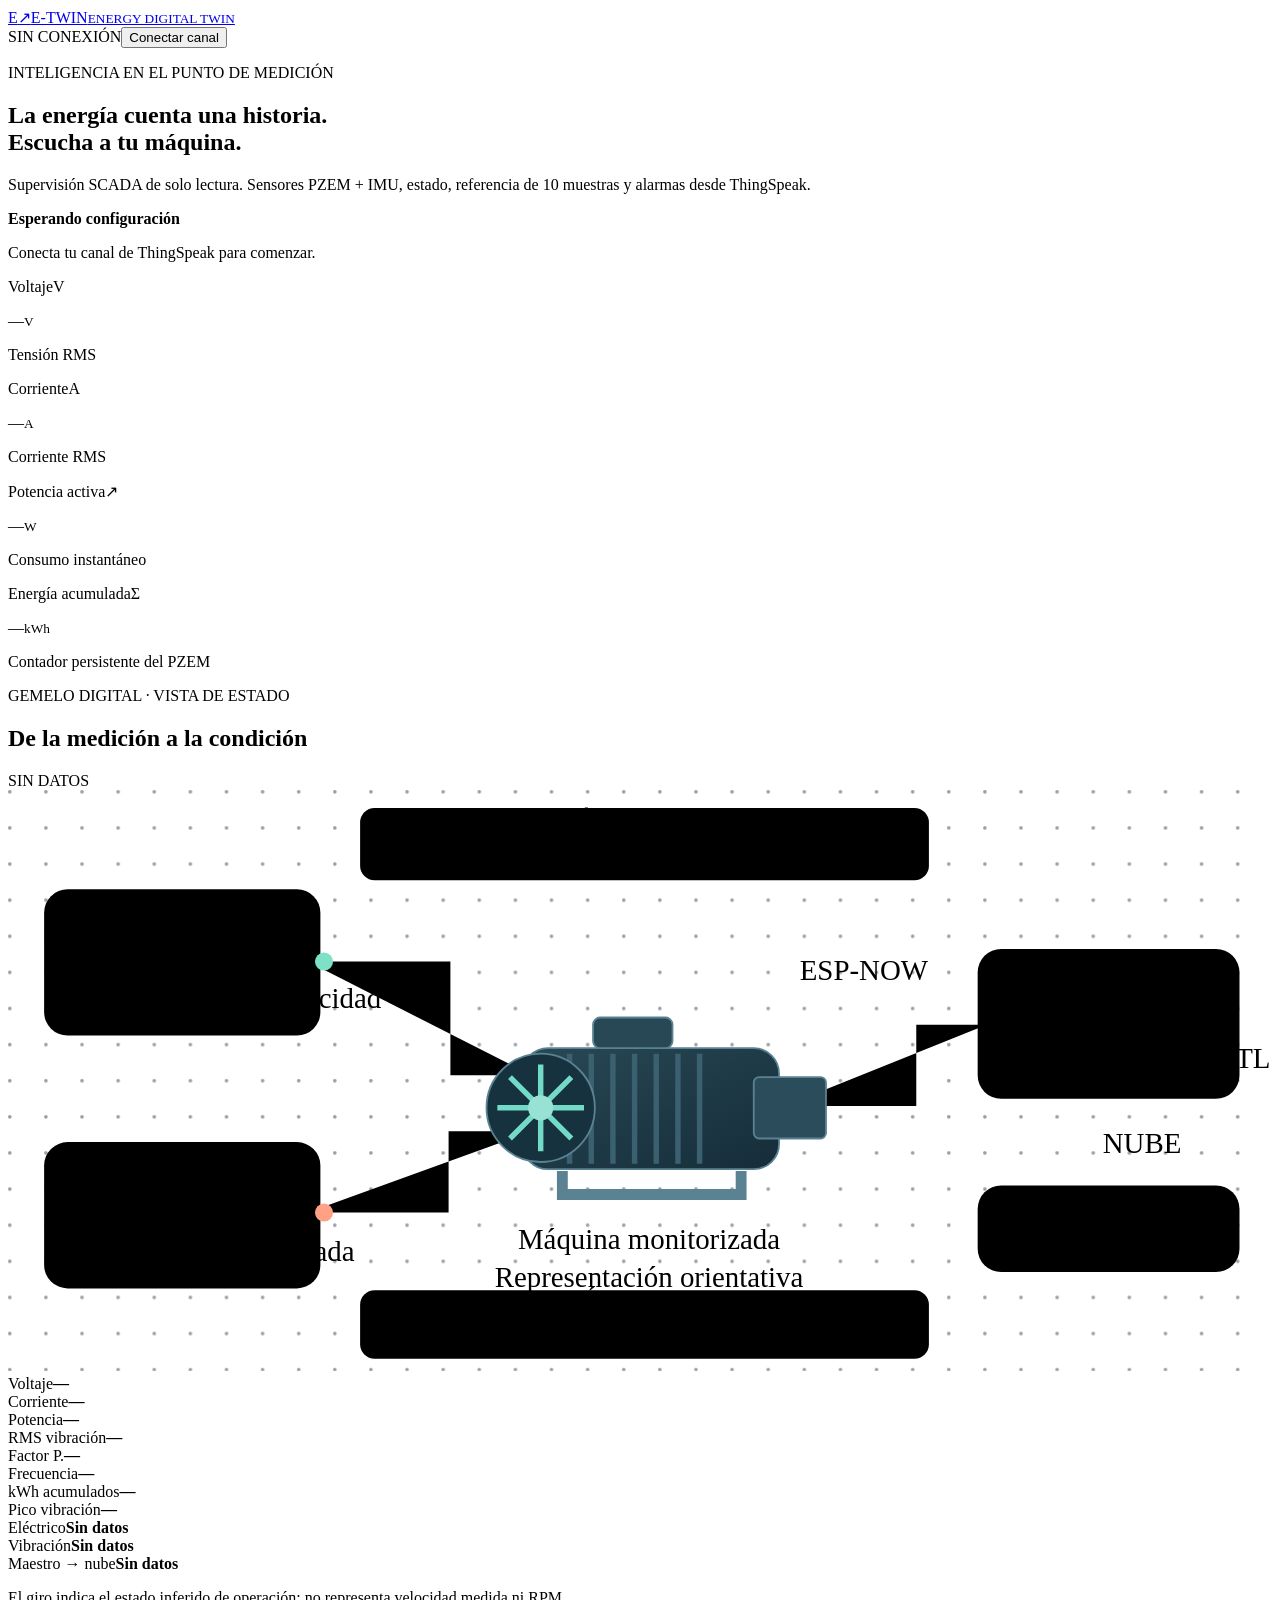
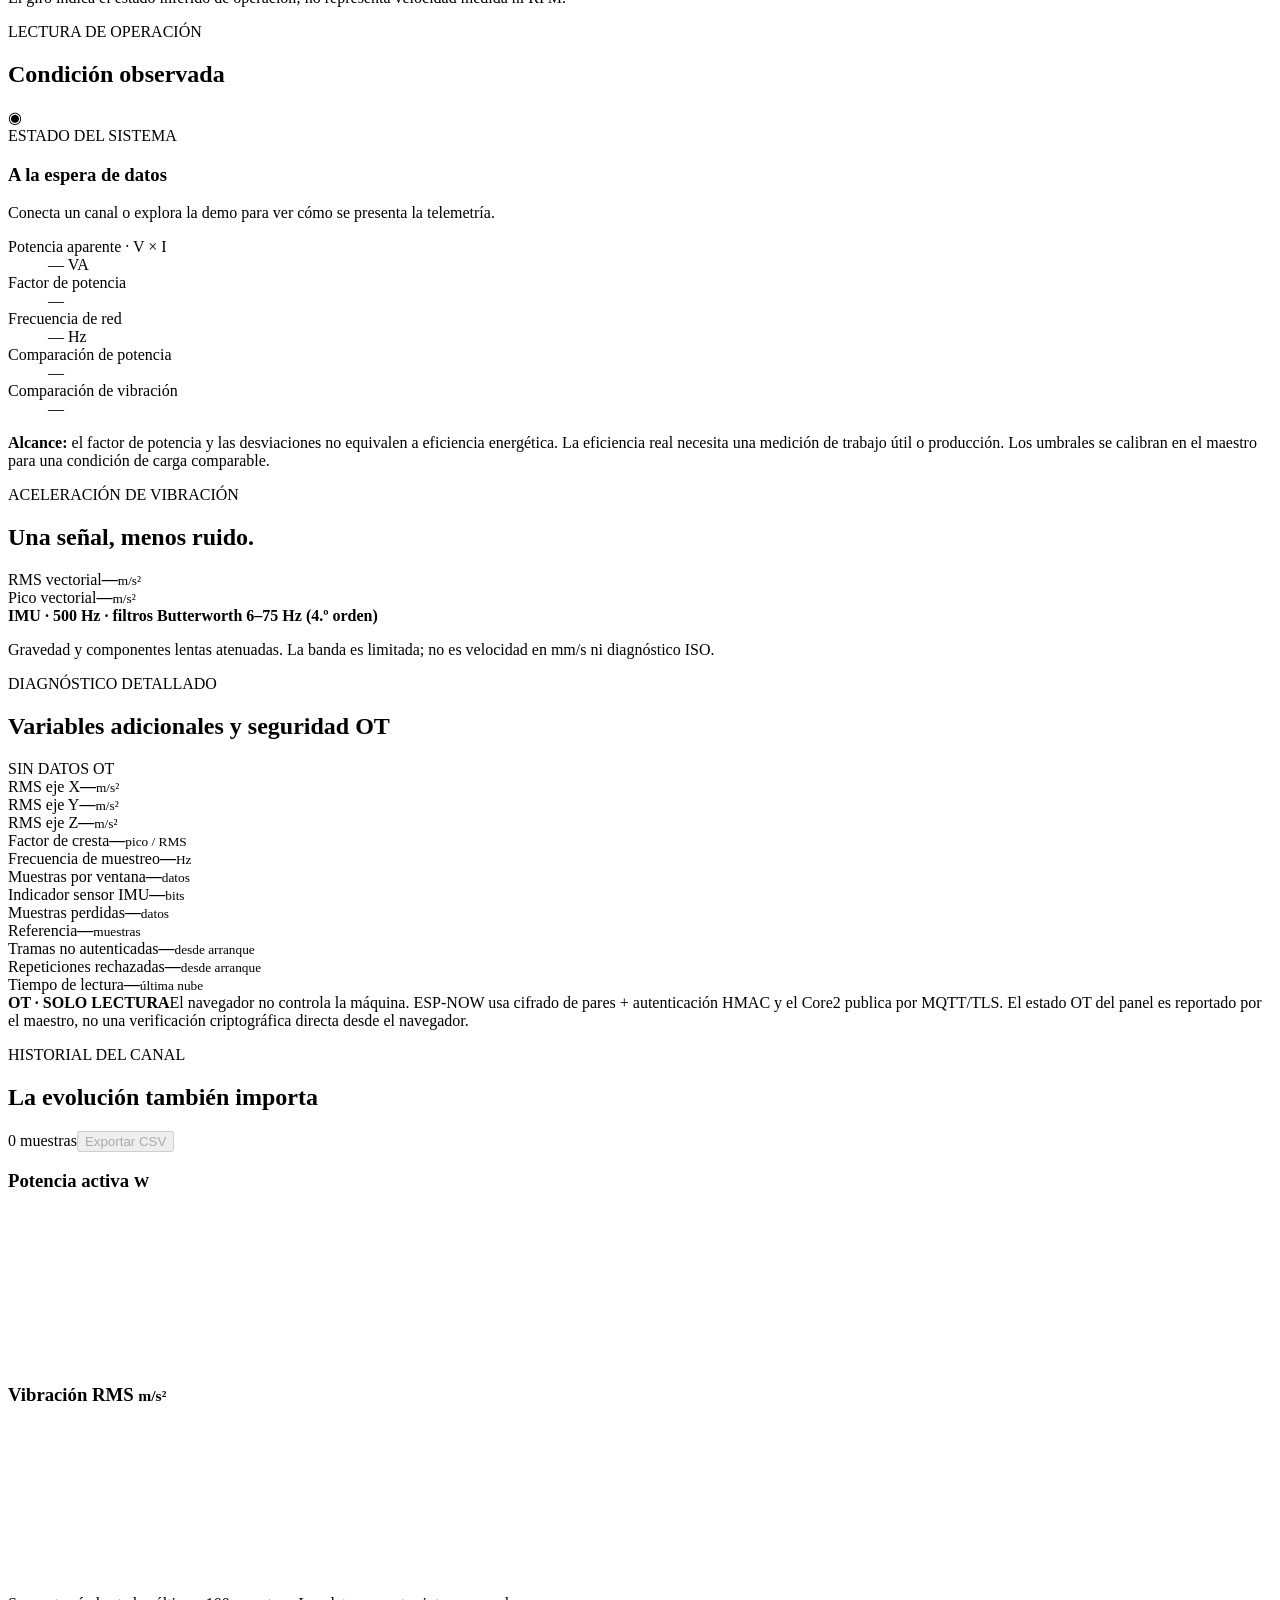
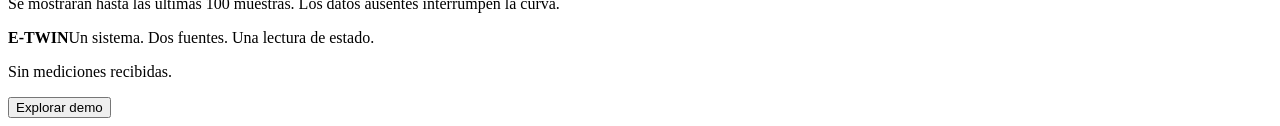
<file: web/plugin.html>
<!doctype html>
<html lang="es">
<head>
  <meta charset="utf-8">
  <meta name="viewport" content="width=device-width,initial-scale=1">
  <meta name="referrer" content="no-referrer">
  <title>E-TWIN · SCADA OT 2.0</title>
  <style>%%PLUGIN_CSS%%</style>
</head>
<body>
<main class="app">
  <header class="topbar">
    <a class="brand" href="#inicio" aria-label="E-TWIN inicio"><span class="brand-icon" aria-hidden="true">E<span>↗</span></span><span>E-TWIN<small>ENERGY DIGITAL TWIN</small></span></a>
    <div class="top-actions"><span class="mode-pill" id="mode-pill">SIN CONEXIÓN</span><button class="button secondary" id="configure-button" type="button">Conectar canal</button></div>
  </header>

  <section class="hero" id="inicio">
    <div><p class="eyebrow">INTELIGENCIA EN EL PUNTO DE MEDICIÓN</p><h1>La energía cuenta una historia.<br><span>Escucha a tu máquina.</span></h1><p class="hero-copy">Supervisión SCADA de solo lectura. Sensores PZEM + IMU, estado, referencia de 10 muestras y alarmas desde ThingSpeak.</p></div>
    <div class="connection-card"><span class="connection-dot" id="connection-dot"></span><div><strong id="connection-title">Esperando configuración</strong><p id="connection-detail">Conecta tu canal de ThingSpeak para comenzar.</p></div></div>
  </section>

  <section id="demo-notice" class="notice demo-notice" hidden><strong>DEMOSTRACIÓN · DATOS SIMULADOS</strong><span>Esta vista no representa mediciones de tus equipos.</span><button type="button" id="stop-demo" class="text-button">Salir de la demo</button></section>
  <section id="error-notice" class="notice error-notice" role="status" hidden></section>

  <section class="metrics" aria-label="Mediciones eléctricas principales">
    <article class="metric"><div class="metric-top"><span>Voltaje</span><span class="metric-symbol">V</span></div><p class="metric-value"><span id="voltage-value">—</span><small>V</small></p><p class="metric-note">Tensión RMS</p></article>
    <article class="metric"><div class="metric-top"><span>Corriente</span><span class="metric-symbol">A</span></div><p class="metric-value"><span id="current-value">—</span><small>A</small></p><p class="metric-note">Corriente RMS</p></article>
    <article class="metric featured"><div class="metric-top"><span>Potencia activa</span><span class="metric-symbol">↗</span></div><p class="metric-value"><span id="power-value">—</span><small>W</small></p><p class="metric-note">Consumo instantáneo</p></article>
    <article class="metric"><div class="metric-top"><span>Energía acumulada</span><span class="metric-symbol">Σ</span></div><p class="metric-value"><span id="energy-value">—</span><small>kWh</small></p><p class="metric-note">Contador persistente del PZEM</p></article>
  </section>

  <section class="workspace">
    <article class="panel twin-panel">
      <div class="panel-heading"><div><p class="eyebrow">GEMELO DIGITAL · VISTA DE ESTADO</p><h2>De la medición a la condición</h2></div><span class="state-chip" id="machine-state">SIN DATOS</span></div>
      <div class="twin-drawing" id="twin-drawing">
        <svg viewBox="0 0 700 322" role="img" aria-labelledby="twin-title twin-desc">
          <title id="twin-title">Sistema E-TWIN</title><desc id="twin-desc">El sensor eléctrico y el sensor de vibración observan una máquina. El maestro Core2 recibe ambos por ESP-NOW y publica la telemetría en ThingSpeak.</desc>
          <defs><linearGradient id="motor-gradient" x1="0" y1="0" x2="1" y2="1"><stop offset="0" stop-color="#294856"/><stop offset="1" stop-color="#152d39"/></linearGradient><pattern id="dot-grid" width="20" height="20" patternUnits="userSpaceOnUse"><circle cx="1" cy="1" r="1" fill="#31414b"/></pattern></defs>
          <rect width="700" height="322" fill="url(#dot-grid)" opacity=".5"/>
          <path d="M166 95 H245 V158 H290" class="wire energy-wire"/>
          <path d="M166 234 H244 V189 H290" class="wire vibration-wire"/>
          <path d="M430 175 H503 V130 H542" class="wire master-wire"/>
          <path d="M588 171 V219" class="wire master-wire"/>
          <g class="sensor-node energy-node"><rect x="20" y="55" width="153" height="81" rx="13"/><circle cx="42" cy="76" r="4"/><text x="54" y="81" class="svg-small">ESCLAVO 01</text><text x="36" y="103" class="svg-main">ATOMS3 Lite</text><text x="36" y="121" class="svg-sub">PZEM-004T · Electricidad</text></g>
          <g class="sensor-node vibration-node"><rect x="20" y="195" width="153" height="81" rx="13"/><circle cx="42" cy="216" r="4"/><text x="54" y="221" class="svg-small">ESCLAVO 02</text><text x="36" y="243" class="svg-main">ATOMS3</text><text x="36" y="261" class="svg-sub">IMU · Vibración filtrada</text></g>
          <g class="motor"><rect x="285" y="143" width="142" height="67" rx="14" fill="url(#motor-gradient)" stroke="#5a8292"/><rect x="413" y="159" width="40" height="34" rx="3" fill="#2b4c5b" stroke="#5a8292"/><path d="M311 146 V207 M323 146 V207 M335 146 V207 M347 146 V207 M359 146 V207 M371 146 V207 M383 146 V207" stroke="#3b6171" stroke-width="3"/><circle cx="295" cy="176" r="30" fill="#17323f" stroke="#5a8292"/><g class="rotor"><path d="M295 152 V200 M271 176 H319 M278 159 L312 193 M278 193 L312 159" stroke="#72dac7" stroke-width="3"/><circle cx="295" cy="176" r="7" fill="#98e2d5"/></g><path d="M307 211 V224 H406 V211" fill="none" stroke="#5a8292" stroke-width="6"/><rect x="324" y="126" width="44" height="17" rx="4" fill="#294856" stroke="#5a8292"/><text x="355" y="254" text-anchor="middle" class="svg-main">Máquina monitorizada</text><text x="355" y="275" text-anchor="middle" class="svg-sub">Representación orientativa</text></g>
          <g class="master-node"><rect x="537" y="88" width="145" height="83" rx="13"/><text x="553" y="111" class="svg-small">MAESTRO</text><text x="553" y="136" class="svg-main">M5Stack Core2</text><text x="553" y="154" class="svg-sub">Análisis + MQTT / TLS</text></g>
          <g class="cloud-node"><rect x="537" y="219" width="145" height="48" rx="13"/><text x="610" y="248" text-anchor="middle" class="svg-main">ThingSpeak</text></g>
          <text x="474" y="105" text-anchor="middle" class="svg-small">ESP-NOW</text><text x="628" y="201" text-anchor="middle" class="svg-small">NUBE</text>
          <g class="scada-readouts">
            <rect x="195" y="10" width="315" height="40" rx="8" class="instrument"/>
            <text x="208" y="24" class="svg-small">PZEM / ENERGÍA</text>
            <text x="208" y="40" class="svg-main" id="scada-electric-line">— V  ·  — A  ·  — W</text>
            <rect x="195" y="277" width="315" height="38" rx="8" class="instrument"/>
            <text x="208" y="289" class="svg-small">IMU / VIBRACIÓN</text>
            <text x="208" y="305" class="svg-main" id="scada-vibration-line">— RMS  ·  — pico</text>
          </g>
          <g class="energy-particle"><circle r="5" cx="175" cy="95" fill="#7de1c7"/></g>
          <g class="vib-particle"><circle r="5" cx="175" cy="234" fill="#ffa184"/></g>
        </svg>
      </div>
      <div class="scada-live-board" aria-label="Lecturas instantáneas en el proceso">
        <div><span>Voltaje</span><strong id="scada-voltage">—</strong></div>
        <div><span>Corriente</span><strong id="scada-current">—</strong></div>
        <div><span>Potencia</span><strong id="scada-power">—</strong></div>
        <div><span>RMS vibración</span><strong id="scada-rms">—</strong></div>
        <div><span>Factor P.</span><strong id="scada-pf">—</strong></div>
        <div><span>Frecuencia</span><strong id="scada-hz">—</strong></div>
        <div><span>kWh acumulados</span><strong id="scada-kwh">—</strong></div>
        <div><span>Pico vibración</span><strong id="scada-peak">—</strong></div>
      </div>
      <div class="node-statuses"><div><span class="node-indicator" id="energy-indicator"></span><span>Eléctrico</span><strong id="energy-status">Sin datos</strong></div><div><span class="node-indicator" id="vibration-indicator"></span><span>Vibración</span><strong id="vibration-status">Sin datos</strong></div><div><span class="node-indicator" id="master-indicator"></span><span>Maestro → nube</span><strong id="master-status">Sin datos</strong></div></div>
      <p class="caption">El giro indica el estado inferido de operación; no representa velocidad medida ni RPM.</p>
    </article>

    <article class="panel condition-panel"><div class="panel-heading"><div><p class="eyebrow">LECTURA DE OPERACIÓN</p><h2>Condición observada</h2></div><span class="condition-icon" aria-hidden="true">◉</span></div>
      <div class="assessment" id="assessment"><span class="assessment-label">ESTADO DEL SISTEMA</span><h3 id="assessment-title">A la espera de datos</h3><p id="assessment-copy">Conecta un canal o explora la demo para ver cómo se presenta la telemetría.</p></div>
      <dl class="analysis-list"><div><dt>Potencia aparente · V × I</dt><dd id="apparent-value">— VA</dd></div><div><dt>Factor de potencia</dt><dd id="pf-value">—</dd></div><div><dt>Frecuencia de red</dt><dd id="frequency-value">— Hz</dd></div><div><dt>Comparación de potencia</dt><dd id="relative-power-value">—</dd></div><div><dt>Comparación de vibración</dt><dd id="relative-vibration-value">—</dd></div></dl>
      <p class="technical-note"><strong>Alcance:</strong> el factor de potencia y las desviaciones no equivalen a eficiencia energética. La eficiencia real necesita una medición de trabajo útil o producción. Los umbrales se calibran en el maestro para una condición de carga comparable.</p>
    </article>
  </section>

  <section class="vibration-strip" aria-label="Vibración filtrada"><div><p class="eyebrow">ACELERACIÓN DE VIBRACIÓN</p><h2>Una señal, menos ruido.</h2></div><div class="vibration-stat"><span>RMS vectorial</span><strong id="vib-rms-value">—</strong><small>m/s²</small></div><div class="vibration-stat"><span>Pico vectorial</span><strong id="vib-peak-value">—</strong><small>m/s²</small></div><div class="vibration-context"><strong>IMU · 500 Hz · filtros Butterworth 6–75 Hz (4.º orden)</strong><p>Gravedad y componentes lentas atenuadas. La banda es limitada; no es velocidad en mm/s ni diagnóstico ISO.</p></div></section>

  <section class="panel telemetry-panel" aria-label="Diagnóstico y medidas complementarias">
    <div class="panel-heading"><div><p class="eyebrow">DIAGNÓSTICO DETALLADO</p><h2>Variables adicionales y seguridad OT</h2></div><span class="security-pill" id="security-status">SIN DATOS OT</span></div>
    <div class="telemetry-grid">
      <div><span>RMS eje X</span><strong id="axis-x">—</strong><small>m/s²</small></div>
      <div><span>RMS eje Y</span><strong id="axis-y">—</strong><small>m/s²</small></div>
      <div><span>RMS eje Z</span><strong id="axis-z">—</strong><small>m/s²</small></div>
      <div><span>Factor de cresta</span><strong id="crest-value">—</strong><small>pico / RMS</small></div>
      <div><span>Frecuencia de muestreo</span><strong id="sample-rate">—</strong><small>Hz</small></div>
      <div><span>Muestras por ventana</span><strong id="window-samples">—</strong><small>datos</small></div>
      <div><span>Indicador sensor IMU</span><strong id="vib-flags">—</strong><small>bits</small></div>
      <div><span>Muestras perdidas</span><strong id="missed-samples">—</strong><small>datos</small></div>
      <div><span>Referencia</span><strong id="reference-progress">—</strong><small>muestras</small></div>
      <div><span>Tramas no autenticadas</span><strong id="rejected-auth">—</strong><small>desde arranque</small></div>
      <div><span>Repeticiones rechazadas</span><strong id="rejected-replay">—</strong><small>desde arranque</small></div>
      <div><span>Tiempo de lectura</span><strong id="data-lag">—</strong><small>última nube</small></div>
    </div>
    <div class="ot-policy"><strong>OT · SOLO LECTURA</strong><span>El navegador no controla la máquina. ESP-NOW usa cifrado de pares + autenticación HMAC y el Core2 publica por MQTT/TLS. El estado OT del panel es reportado por el maestro, no una verificación criptográfica directa desde el navegador.</span></div>
  </section>

  <section class="panel history-panel"><div class="panel-heading"><div><p class="eyebrow">HISTORIAL DEL CANAL</p><h2>La evolución también importa</h2></div><div class="chart-actions"><span id="history-count">0 muestras</span><button class="button secondary small" id="export-button" type="button" disabled>Exportar CSV</button></div></div><div class="chart-grid"><div class="chart-block"><h3><span class="legend mint"></span>Potencia activa <small>W</small></h3><div class="chart-wrap"><canvas id="power-chart" aria-label="Histórico de potencia activa en vatios" role="img"></canvas></div></div><div class="chart-block"><h3><span class="legend coral"></span>Vibración RMS <small>m/s²</small></h3><div class="chart-wrap"><canvas id="vibration-chart" aria-label="Histórico de aceleración RMS de vibración" role="img"></canvas></div></div></div><p class="caption" id="history-caption">Se mostrarán hasta las últimas 100 muestras. Los datos ausentes interrumpen la curva.</p></section>

  <footer class="footer"><div><strong>E-TWIN</strong><span>Un sistema. Dos fuentes. Una lectura de estado.</span></div><p id="last-update">Sin mediciones recibidas.</p><button type="button" class="text-button" id="demo-button">Explorar demo</button></footer>
</main>

<dialog id="config-dialog" aria-labelledby="config-title"><form id="config-form"><div class="dialog-heading"><div><p class="eyebrow">ORIGEN DE LOS DATOS</p><h2 id="config-title">Conectar a ThingSpeak</h2></div><button class="close-button" id="close-dialog" type="button" aria-label="Cerrar configuración">×</button></div><p class="dialog-copy">Introduce el canal que recibe las publicaciones MQTT del Core2.</p><label for="channel-input">Channel ID</label><input id="channel-input" name="channel" type="text" inputmode="numeric" pattern="[1-9][0-9]*" placeholder="Ej. 1234567" required autocomplete="off"><label for="key-input">Read API Key <span>Solo si el canal es privado</span></label><input id="key-input" name="key" type="password" placeholder="Clave de lectura del canal" autocomplete="off" spellcheck="false"><p class="field-help">La clave de lectura se conserva únicamente en memoria hasta cerrar o recargar esta página. No introduzcas claves de escritura ni credenciales MQTT.</p><p class="field-help">Consulta cada 20 segundos. La vista identifica como antigua una muestra con más de 65 segundos. Los datos de nube son instantáneas del último intervalo publicado.</p><div class="form-error" id="form-error" role="alert"></div><div class="dialog-actions"><button class="button secondary" id="reset-button" type="button">Borrar configuración</button><button class="button primary" type="submit">Conectar canal</button></div></form></dialog>
<script>%%PLUGIN_JAVASCRIPT%%</script>
</body>
</html>
</file>
